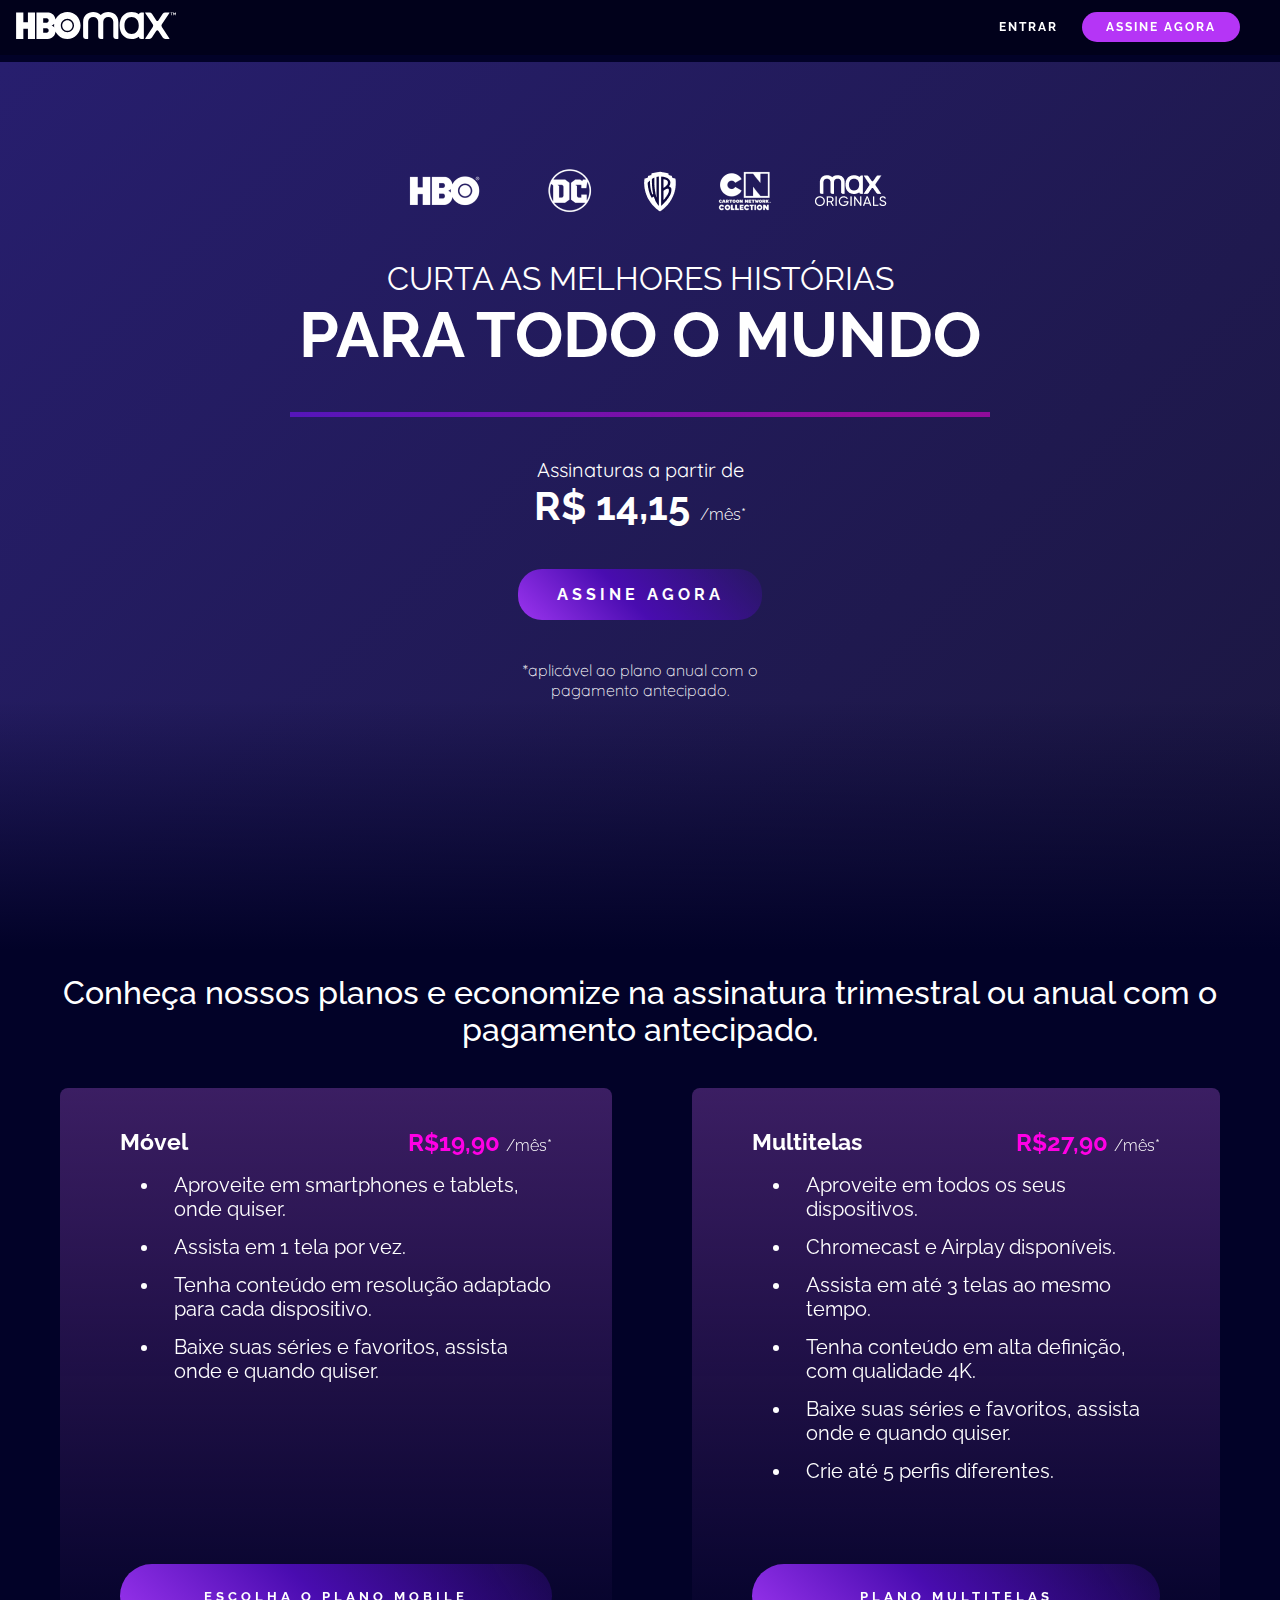
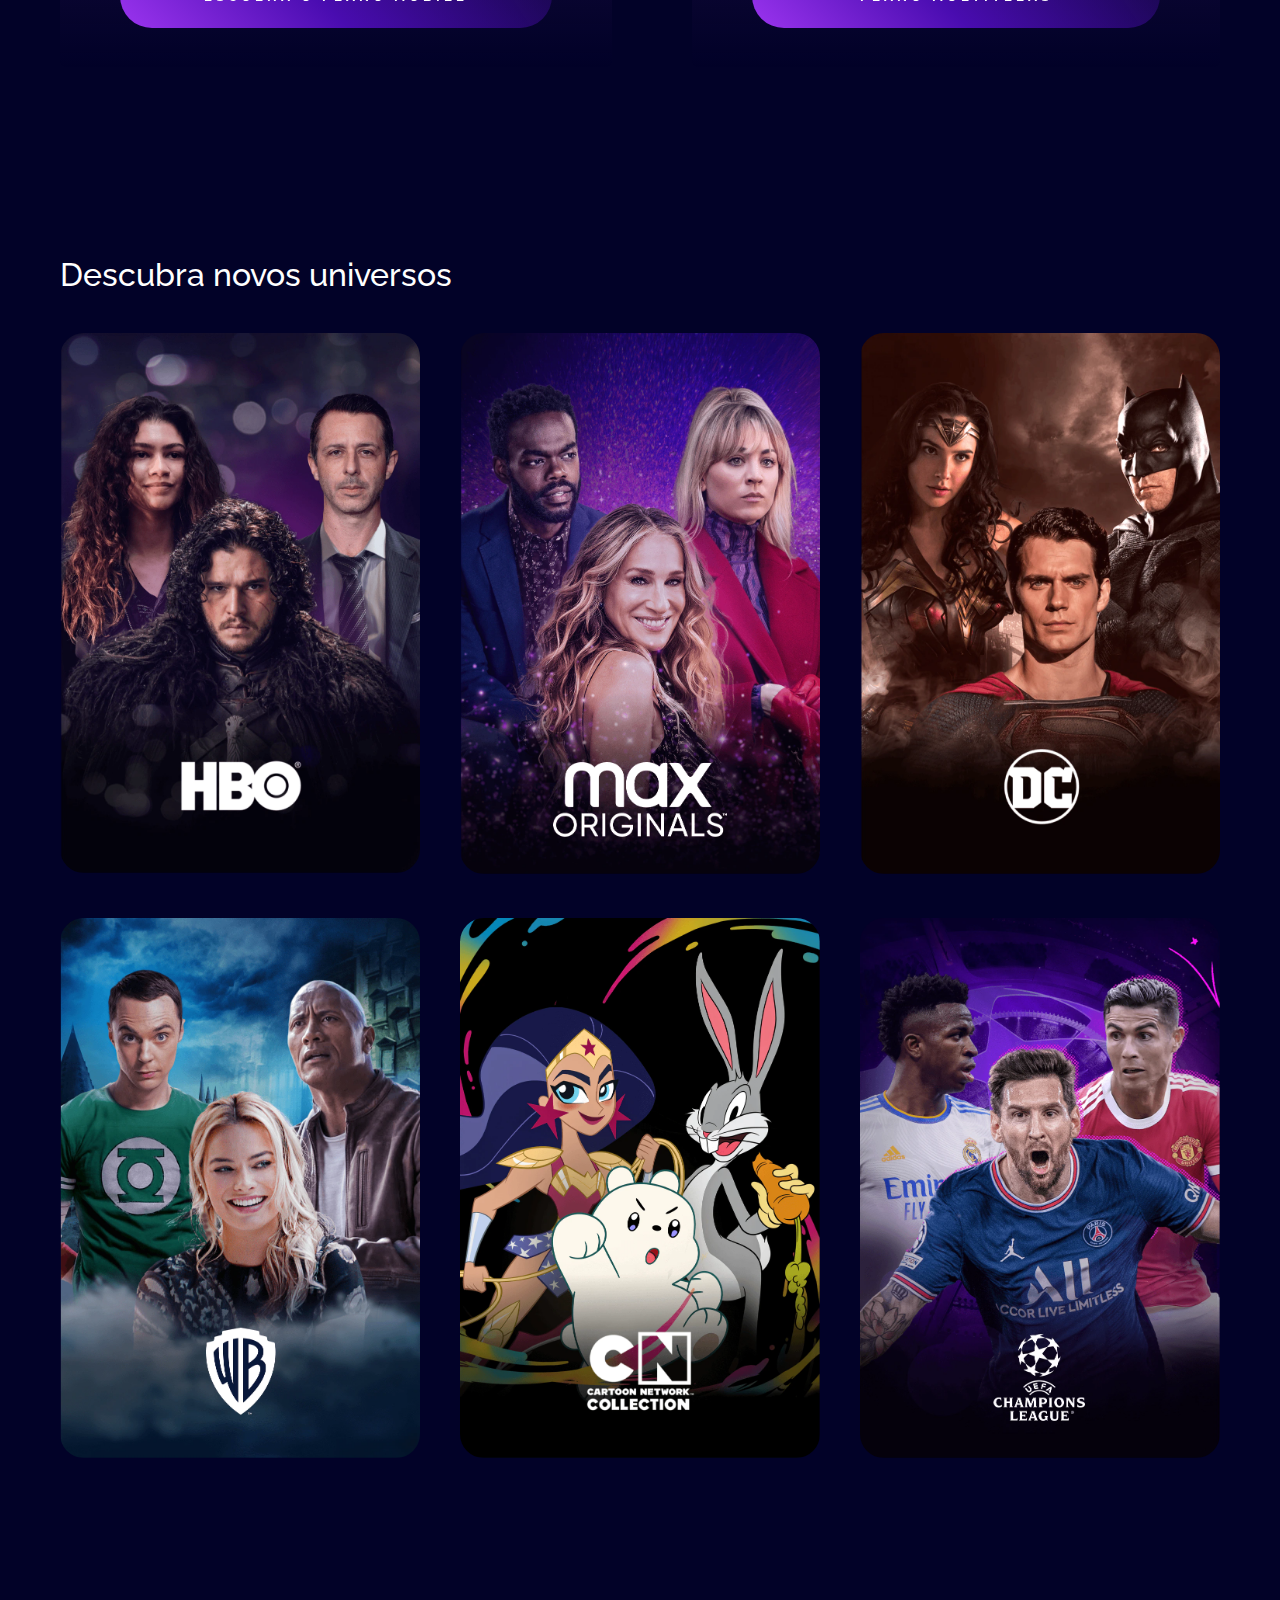
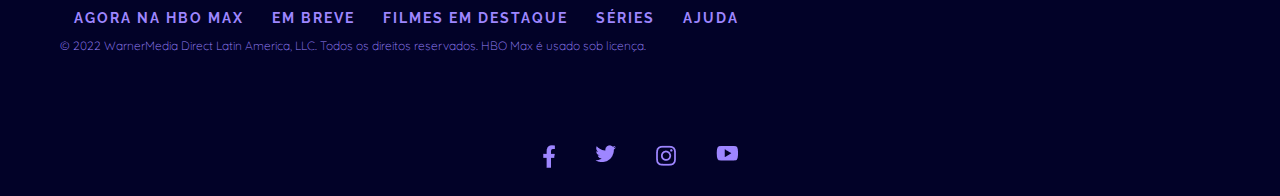
<file: ProjetoFinalCSS_SiteHBO/public_html/index.html>
<!DOCTYPE html>
<html>
    <head>
        <title>HBO MAX</title>
        <meta charset="UTF-8">
        <meta name="viewport" content="width=device-width, initial-scale=1.0">
        <link rel="stylesheet" href="assets/css/style.css"/>
        <link rel="stylesheet" href="assets/css/global.css"/>
    </head>
    <body>

        <nav id="cabeçalho">
            <a href="index.html"><img src="assets/images/hbo-logo.svg" alt="alt"/></a>
            <div>
                <a id="cabeçalhoEntrar" href="login.html">ENTRAR</a>
                <a href="#"><button>ASSINE AGORA</button></a>
            </div>
        </nav>

        <main>
            <section class="header-section">
                <div id="content" class="container">
                    <div id="content-canais">
                        <img src="assets/images/hbo.png" alt=""/>
                        <img src="assets/images/dc.png" alt=""/>
                        <img src="assets/images/wb.png" alt=""/>
                        <img src="assets/images/cartoon-network_neutral.png" alt=""/>
                        <img src="assets/images/max_originals.png" alt=""/>       
                    </div>
                    <div id="content-title">
                        <h1>
                            <span>CURTA AS MELHORES HISTÓRIAS</span>
                            PARA TODO O MUNDO 
                        </h1> 
                    </div>
                    <div class="divider"></div>
                    <div id="content-assinaturasPreço">
                        <p>Assinaturas a partir de</p>
                        <p>R$ 14,15 <span>/mês*</span></p>
                    </div>
                    <a href="url" target="target"><button id="content-btnAssine">ASSINE AGORA</button></a>
                    <p id="content-infoPlano">*aplicável ao plano anual com o pagamento antecipado.</p>
                </div>
                <div class="header-sectionAfter"></div>
            </section>

            <section id="section-planos">
                <h2>Conheça nossos planos e economize na assinatura trimestral 
                    ou anual com o pagamento antecipado.
                </h2>
                <div id="section-planosCards">
                    <div class="card-plan">
                        <div>
                            <div class="card-planTitulo">
                                <h3>Móvel</h3>
                                <p>R$19,90 <span>/mês*</span></p>
                            </div>
                            <ul>
                                <li>Aproveite em smartphones e tablets, onde quiser.</li>
                                <li>Assista em 1 tela por vez.</li>
                                <li>Tenha conteúdo em resolução adaptado para cada dispositivo.</li>
                                <li>Baixe suas séries e favoritos, assista onde e quando quiser.</li>
                            </ul>
                        </div>
                        <button>Escolha o Plano Mobile</button>
                    </div>
                    <div class="card-plan">
                        <div>
                            <div class="card-planTitulo">
                                <h3>Multitelas</h3>
                                <p>R$27,90 <span>/mês*</span></p>
                            </div>
                            <ul>
                                <li>Aproveite em todos os seus dispositivos.</li>
                                <li>Chromecast e Airplay disponíveis. </li>
                                <li>Assista em até 3 telas ao mesmo tempo.</li>
                                <li>Tenha conteúdo em alta definição, com qualidade 4K.</li>
                                <li>Baixe suas séries e favoritos, assista onde e quando quiser.</li>
                                <li>Crie até 5 perfis diferentes.</li>
                            </ul>
                        </div>
                        <button>PLANO MULTITELAS</button>
                    </div>
                </div>
            </section>

            <section id="section-contents">
                <h2>Descubra novos universos</h2>
                <div id="contents">
                    <div id="card-hbo" class="contents-card">
                        <img src="assets/images/hbo-default_0.webp" alt="alt"/>
                    </div>
                    <div id="card-max" class="contents-card">
                        <img src="assets/images/MAX-Default.webp" alt="alt"/>
                    </div>
                    <div id="card-dc" class="contents-card">
                        <img src="assets/images/DC_Default.webp" alt="alt"/>
                    </div>
                    <div id="card-wb" class="contents-card">
                        <img src="assets/images/WB-Default.webp" alt="alt"/>
                    </div>
                    <div id="card-cn" class="contents-card">
                        <img src="assets/images/CN-Default.webp" alt="alt"/>
                    </div>
                    <div id="card-ucl" class="contents-card">
                        <img src="assets/images/UCL-Default.webp" alt="alt"/>
                    </div>
                </div>
            </section>
        </main>

        <footer>
            <div id="footer-linksMax">
                <a href="https://play.max.com/" target="target">AGORA NA HBO MAX</a>
                <a href="https://play.max.com/" target="target">EM BREVE</a>
                <a href="https://play.max.com/" target="target">FILMES EM DESTAQUE</a>
                <a href="https://play.max.com/" target="target">SÉRIES</a>
                <a href="https://play.max.com/" target="target">AJUDA</a>
            </div>
            <p>© 2022 WarnerMedia Direct Latin America, LLC. Todos os direitos 
                reservados. HBO Max é usado sob licença.
            </p>
            <div id="footer-socialLinks">
                <a href="url" target="target"><img src="assets/images/fb_0.png" alt=""/></a>
                <a href="url" target="target"><img src="assets/images/twitter_0.png" alt=""/></a>  
                <a href="url" target="target"><img src="assets/images/instagram_0.png" alt=""/></a>
                <a href="url" target="target"><img src="assets/images/youtube_0.png" alt=""/></a>  
            </div>
        </footer>

    </body>
</html>
</file>
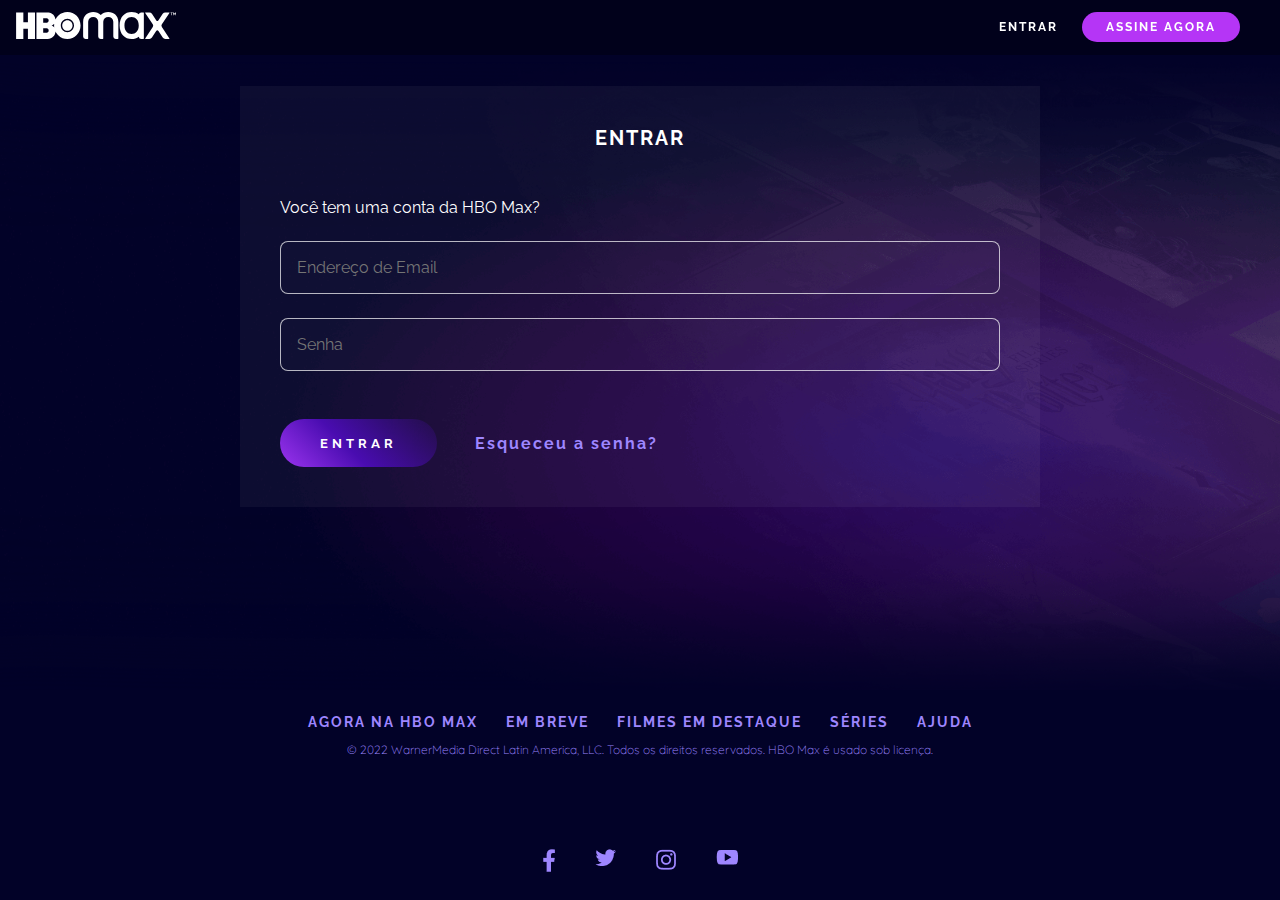
<file: ProjetoFinalCSS_SiteHBO/public_html/login.html>
<!DOCTYPE html>

<html>
    <head>
        <title>Entrar</title>
        <meta charset="UTF-8">
        <meta name="viewport" content="width=device-width, initial-scale=1.0">
        <link rel="stylesheet" href="assets/css/login.css"/>
        <link rel="stylesheet" href="assets/css/style.css"/>
        <link rel="stylesheet" href="assets/css/global.css"/>
    </head>
    <body>
        
        <nav id="cabeçalho">
            
            <a href="index.html"><img src="assets/images/hbo-logo.svg" alt="alt"/></a>
            <div>
                <a id="cabeçalhoEntrar" href="#">ENTRAR</a>
                <a href="#"><button>ASSINE AGORA</button></a>
            </div>
        </nav>
        
        <main>
            
            <form>
                <h1>ENTRAR</h1>
                <label>Você tem uma conta da HBO Max?</label>
                <input type="email" id="input-email" placeholder="Endereço de Email">
                <input type="password" id="input-senha" placeholder="Senha">
                <div>
                    <button id="button-entrar">ENTRAR</button>
                    <a id="link-esqueceuSenha" href="url" target="target">Esqueceu a senha?</a>
                </div>
            </form>
            
        </main>
        
        <footer>
            <div id="footer-linksMax">
                <a href="https://play.max.com/" target="target">AGORA NA HBO MAX</a>
                <a href="https://play.max.com/" target="target">EM BREVE</a>
                <a href="https://play.max.com/" target="target">FILMES EM DESTAQUE</a>
                <a href="https://play.max.com/" target="target">SÉRIES</a>
                <a href="https://play.max.com/" target="target">AJUDA</a>
            </div>
            <p>© 2022 WarnerMedia Direct Latin America, LLC. Todos os direitos 
                reservados. HBO Max é usado sob licença.
            </p>
            <div id="footer-socialLinks">
                <a href="url" target="target"><img src="assets/images/fb_0.png" alt=""/></a>
                <a href="url" target="target"><img src="assets/images/twitter_0.png" alt=""/></a>  
                <a href="url" target="target"><img src="assets/images/instagram_0.png" alt=""/></a>
                <a href="url" target="target"><img src="assets/images/youtube_0.png" alt=""/></a>  
            </div>
        </footer>
        
    </body>
</html>
</file>
<file: ProjetoFinalCSS_SiteHBO/public_html/assets/css/style.css>
#cabeçalho {
    background-color: rgba(0,0,0, 0.3);
    padding: 0.75rem 2.5rem 0.75rem 1rem;
    display: flex;
    justify-content: space-between;
    position: fixed;
    top: 0;
    width: 100%;
    box-sizing: border-box;
}
#cabeçalho img {
    width: 160px;
}
#cabeçalho div {
    display: flex;
    gap: 1.5rem;
    align-items: center;
}
#cabeçalhoEntrar {
    text-decoration: none;
    color: white;
    font-size: 0.75rem;
    font-weight: 700;
    font-family: "Raleway", sans-serif;
    letter-spacing: 2px;
}
#cabeçalho button {
    color: white;
    font-size: 0.75rem;
    font-weight: 700;
    font-family: "Raleway", sans-serif;
    letter-spacing: 2px;
    border: none;
    border-radius: 1.5rem;
    background: rgb(181, 53, 246);
    padding: 0.5rem 1.5rem 0.5rem 1.5rem;
}

main {
    margin-top: 62px;
}

.header-section {
    background: linear-gradient(-45deg, #56125b, #0f0f10, #271e6e);
    background-size: 400% 400%;
    animation: gradient 10s ease infinite alternate;
}
#content {
    padding: 100px 40px 0 40px;
    display: flex;
    flex-direction: column;
    justify-content: center;
    align-items: center;
    gap: 40px;
}
#content-canais {
    display: flex;
    justify-content: center;
    gap: 1.5rem;
}
#content-canais img {
    object-fit: contain;
}
#content-title {
    color: white;
    font-family: "Raleway", sans-serif;
    text-align: center;
    font-size: 2rem;
    font-weight: 700;
}
#content-title h1{
    margin: 0;
}
#content-title span {
    font-size: 2rem;
    font-weight: 400;
    display: block;
}
.divider {
    width: 262.5px;
    height: 5px;
    width: 70%;
    max-width: 700px;
    display: flex;
    background: linear-gradient(90deg, rgb(85, 22, 186), rgba(255, 0, 229, 0.5) 80%);
}
#content-assinaturasPreço p:nth-child(1) {
    color: white;
    font-family: "Quicksand", sans-serif;
    font-size: 1.25rem;
    margin: 0;
    text-align: center;
}
#content-assinaturasPreço p:nth-child(2) {
    color: white;
    font-family: "Raleway", sans-serif;
    font-size: 2.5rem;
    font-weight: bold;
    margin: 0;
}
#content-assinaturasPreço span {
    font-size: initial;
    font-weight: 300;
}
#content-btnAssine {
    width: 243.385px;
    height: 51.3333px;
    border-radius: 1.5rem;
    border: none;
    color: white;
    background: linear-gradient(45deg, rgb(155, 52, 239) 0%, rgb(73, 12, 176) 20%, rgba(0, 0, 0, 0) 50%);
    background-size: 250%;
    font-size: 1rem;
    font-weight: 700;
    font-family: "Raleway", sans-serif;
    letter-spacing: 4px;
    text-transform: uppercase;
    animation: wiggle 2.5s linear infinite;
}
#content-infoPlano {
    color: white;
    font-family: "Quicksand", sans-serif;
    font-weight: 300;
    text-align: center;
    max-width: 300px;
    margin: 0;
}

.header-sectionAfter {
    content: "";
    width: 100%;
    height: 250px;
    bottom: 0;
    background: linear-gradient(0deg, #020228, transparent);
}

#section-planos {
    padding: 1.5rem;
    margin: 0 36px;
}
#section-planos h2, #section-contents h2 {
    color: white;
    font-family: "Raleway", sans-serif;
    font-size: 2rem;
    margin: 0;
    font-weight: 500;
    text-align: center;
}
#section-planosCards {
    margin: 40px 0 40px 0;
    display: flex;
    gap: 80px;
    perspective: 2000px;
    perspective-origin: top;
}
.card-plan {
    padding: 40px 60px 40px 60px;
    border-radius: 8px;
    color: white;
    font-family: "Raleway", sans-serif;
    text-align: center;
    background: linear-gradient(0deg, transparent, #3b1e63);
    display: flex;
    flex-direction: column;
    justify-content: space-between;
    min-height: 500px;
    transition: transform 1s ease-in-out;
}
.card-planTitulo {
    display: flex;
    justify-content: space-between;
}
.card-plan h3 {
    font-size: 1.46rem;
    margin: 0;
}
.card-plan p{
    color: rgb(255, 0, 229);
    font-size: 1.5rem;
    font-weight: 700;
    margin: 0;
}
.card-plan span {
    font-size: initial;
    font-weight: 300;
    color: white;
}
.card-plan li {
    text-align: left;
    font-size: 1.25rem;
    margin-bottom: 14px;
    padding-left: 14px;
}
.card-plan button, form button {
    font-family: "Raleway", sans-serif;
    padding: 1rem 2.5rem 1rem 2.5rem;
    min-height: 64px;
    border-radius: 2rem;
    border: none;
    color: white;
    background: linear-gradient(45deg, rgb(155, 52, 239) 0%, rgb(73, 12, 176) 20%, rgba(0, 0, 0, 0) 50%);
    background-size: 250%;
    font-weight: 700;
    font-stretch: 100%;
    letter-spacing: 4px;
    text-align: center;
    text-transform: uppercase;
}
#section-planosCards:has(.card-plan:nth-child(1):hover)
.card-plan:nth-child(2) {
    transform: rotateY(-35deg);
}

#section-planosCards:has(.card-plan:nth-child(2):hover)
.card-plan:nth-child(1) {
    transform: rotateY(35deg);
}

#section-contents {
    padding: 1.5rem;
    margin: 100px 36px;
}
#section-contents h2 {
    text-align: left;
}
#contents {
    display: grid;
    grid-template-columns: repeat(3, 1fr);
    margin-top: 40px;
    gap: 40px;
}
.contents-card img {
    width: 100%;
    object-fit: cover;
    box-sizing: border-box;
    border-radius: 1.5rem;
    transition: 2s;
    transition-timing-function: linear;
}
.contents-card {
    transition: 2s;
    transition-timing-function: linear;
}
.contents-card:hover {
    img {
        opacity: 0.0;
        transition: 2s;
    }
    scale: 1.1;
    background-clip: border-box;
    background-size: cover;
    transition: 2s;
}
#card-hbo:hover {
    background-image: url("../images/hbo-hover_0.webp");
}
#card-max:hover {
    background-image: url("../images/MAX-Hover.webp");
}
#card-dc:hover {
    background-image: url("../images/DC-Hover.webp");
}
#card-wb:hover {
    background-image: url("../images/WB-Hover.webp");
}
#card-cn:hover {
    background-image: url("../images/CN-Hover.png");
}
#card-ucl:hover {
    background-image: url("../images/UCL-Hover.webp");
}

footer {
    margin: 0 36px;
    padding: 24px;
    display: flex;
    flex-direction: column;
}
#footer-linksMax {
    display: flex;

}
#footer-linksMax a, form a {
    margin: 0 14px;
    color: rgb(158, 134, 255);
    text-decoration: none;
    font-family: "Raleway", sans-serif;
    font-size: 14px;
    font-weight: 700;
    letter-spacing: 2px;
}
footer p {
    color: rgb(158, 134, 255);
    font-family: "Quicksand", sans-serif;
    font-size: 12px;
    font-weight: 300;
}
#footer-socialLinks {
    margin-top: 80px;
    display: flex;
    column-gap: 40px;
    justify-content: center;
}

@media screen and (max-width: 820px) {
    #cabeçalho {
        padding: 2rem 1.5rem 2rem 0;
        gap: 1.5rem;
        display: flex;
        flex-direction: column;
        align-items: center;
        justify-content: center;
        position: fixed;
        top: 0;
        width: 100%;
        box-sizing: border-box;
    }
    #cabeçalho div {
        display: flex;
        gap: 2rem;
        align-items: center;
    }
    #cabeçalho img {
        width: 100px;
    }



    main {
        margin-top: 134px;
    }

    #content-canais {
        flex-wrap: wrap;
        gap: 1.5rem
    }

    #section-planos {
        padding: 1.5rem;
    }
    #section-planosCards {
        margin: 40px 0 40px 0;
        flex-direction: column;
        row-gap: 40px;
    }
    .card-plan {
        padding: 40px 40px 40px 40px;
        display: flex;
        flex-direction: column;
    }
    .card-planTitulo {
        flex-direction: column;
    }
    .card-plan li {
        margin-bottom: 14px;
        padding-left: 14px;
        text-align: initial;
    }

    #section-contents {
        padding: 1.5rem;
        margin: 0;
    }
    #contents {
        border-radius: 1.5rem;
        display: grid;
        grid-template-columns: repeat(6, 100%);
        grid-auto-flow: column;
        overflow: auto hidden;
        max-height: 586px;
        gap: 32px;
    }
    .contents-card img {
        width: 100%;
        object-fit: cover;
        box-sizing: border-box;
        border-radius: 1.5rem;
    }

    footer {
        align-items: center;
    }
    #footer-linksMax {
        flex-direction: column;
        align-items: center;
    }
    #footer-linksMax a {
        margin: 0 14px 16px 14px;
    }
    footer p {
        text-align: center;
    }
    #footer-socialLinks {
        margin-top: 80px;
        display: flex;
    }
}

@keyframes gradient {
    0% {
        background-position: 0% 50%;
    }
    50% {
        background-position: 100% 50%;
    }
    100% {
        background-position: 0% 50%;
    }
}

@keyframes wiggle {
    0% {
        transform: rotate(0);
    }
    15% {
        transform: rotate(-10deg);
    }
    20% {
        transform: rotate(10deg);
    }
    25% {
        transform: rotate(-10deg);
    }
    30% {
        transform: rotate(10deg);
    }
    35% {
        transform: rotate(-10deg);
    }
    40%, 100% {
        transform: rotate(0);
    }
}
</file>
<file: ProjetoFinalCSS_SiteHBO/public_html/assets/css/global.css>
@import url("https://fonts.googleapis.com/css2?family=Raleway:wght@300;400;500;600;700&display=swap");
@import url("https://fonts.googleapis.com/css2?family=Quicksand:wght@300;400;700&display=swap");

html, body {
    margin: 0;
    background: rgb(2, 2, 40);
    
}

::-webkit-scrollbar {
    width: 8px;
  }

  ::-webkit-scrollbar-thumb {
    background: #b535f6;
    border-radius: 10px;
  }

  ::-webkit-scrollbar-thumb:hover {
    background: #ff00e5;
  }
</file>
<file: ProjetoFinalCSS_SiteHBO/public_html/assets/css/login.css>
html, body {
    margin: 0;
    height: 100%;
    display: flex;
    flex-direction: column;
}

main {
    padding: 24px;
    background: url("../images/background-movies-series.png");
    flex: 1;
}

form {
    background-color: rgba(211, 211, 211, 0.06);
    max-width: 800px; 
    padding: 40px;
    margin: auto;
    box-sizing: border-box;
    display: flex;
    width: 100%;
    justify-content: center;
    flex-direction: column;
    gap: 1.5rem;
    
}
form h1 {
    text-align: center;
    margin: 0 0 24px 0;
    letter-spacing: 2px;
    text-transform: uppercase;
    font-size: 1.25rem;
    font-family: "Raleway", sans-serif;
    color: white;
}
form label {
    font-family: "Raleway", sans-serif;
    color: white;
}
form input {
    font-family: "Raleway", sans-serif;
    font-weight: 400;
    font-size: 16px;
    width: auto;
    padding: 16px;
    background-color: rgba(211, 211, 211, 0.02);
    border: 1px solid rgba(255, 255, 255, 0.7);
    border-radius: 0.5rem;
    color: #fff;
}
form div {
    margin-top: 24px;
    display: flex;
    align-items: center;
    gap: 24px;
}
#button-entrar {
    padding: 1rem 2.5rem 1rem 2.5rem;
    min-height: 0;
}
#link-esqueceuSenha {
    font-size: 16px;
}



footer {
    align-items: center;
    bottom: 0;
}

@media screen and (max-width: 400px) {
    form div {
    flex-direction: column;
    align-items: center;
    justify-content: center;
}
}
</file>
